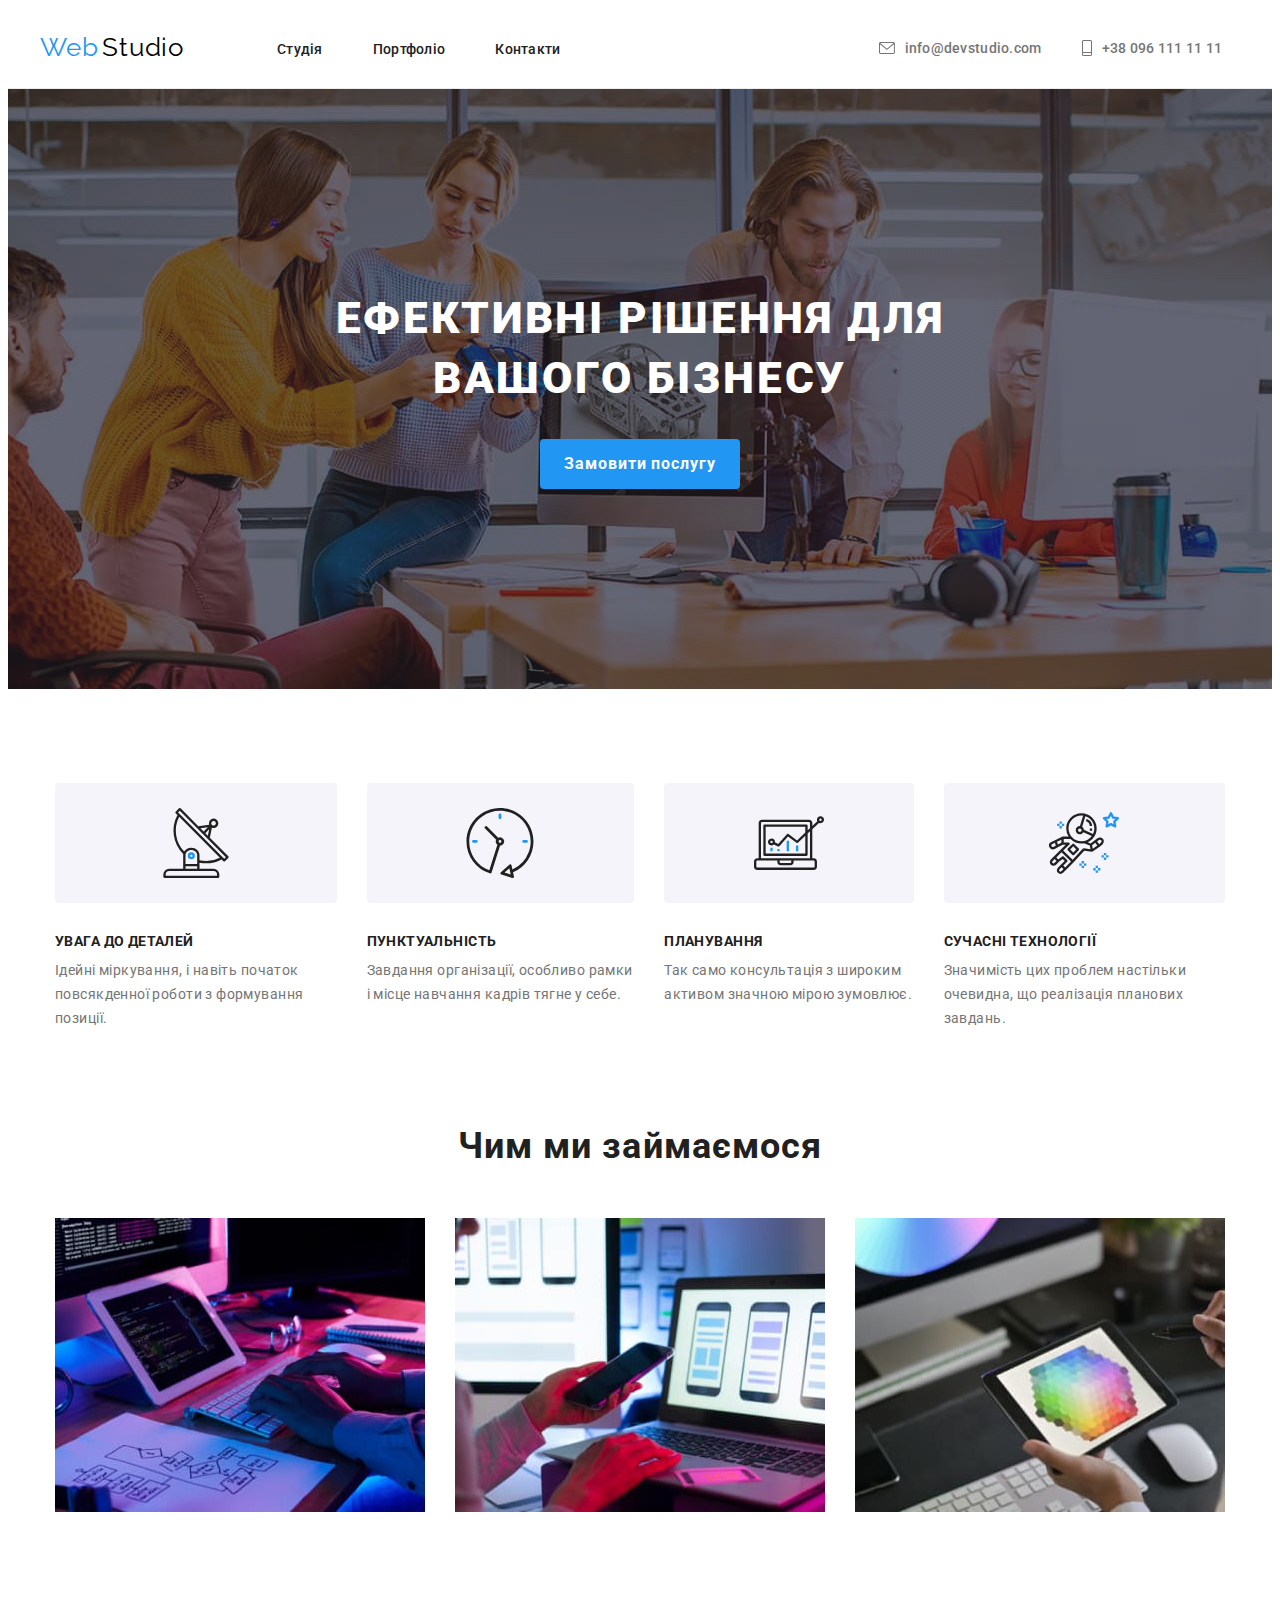
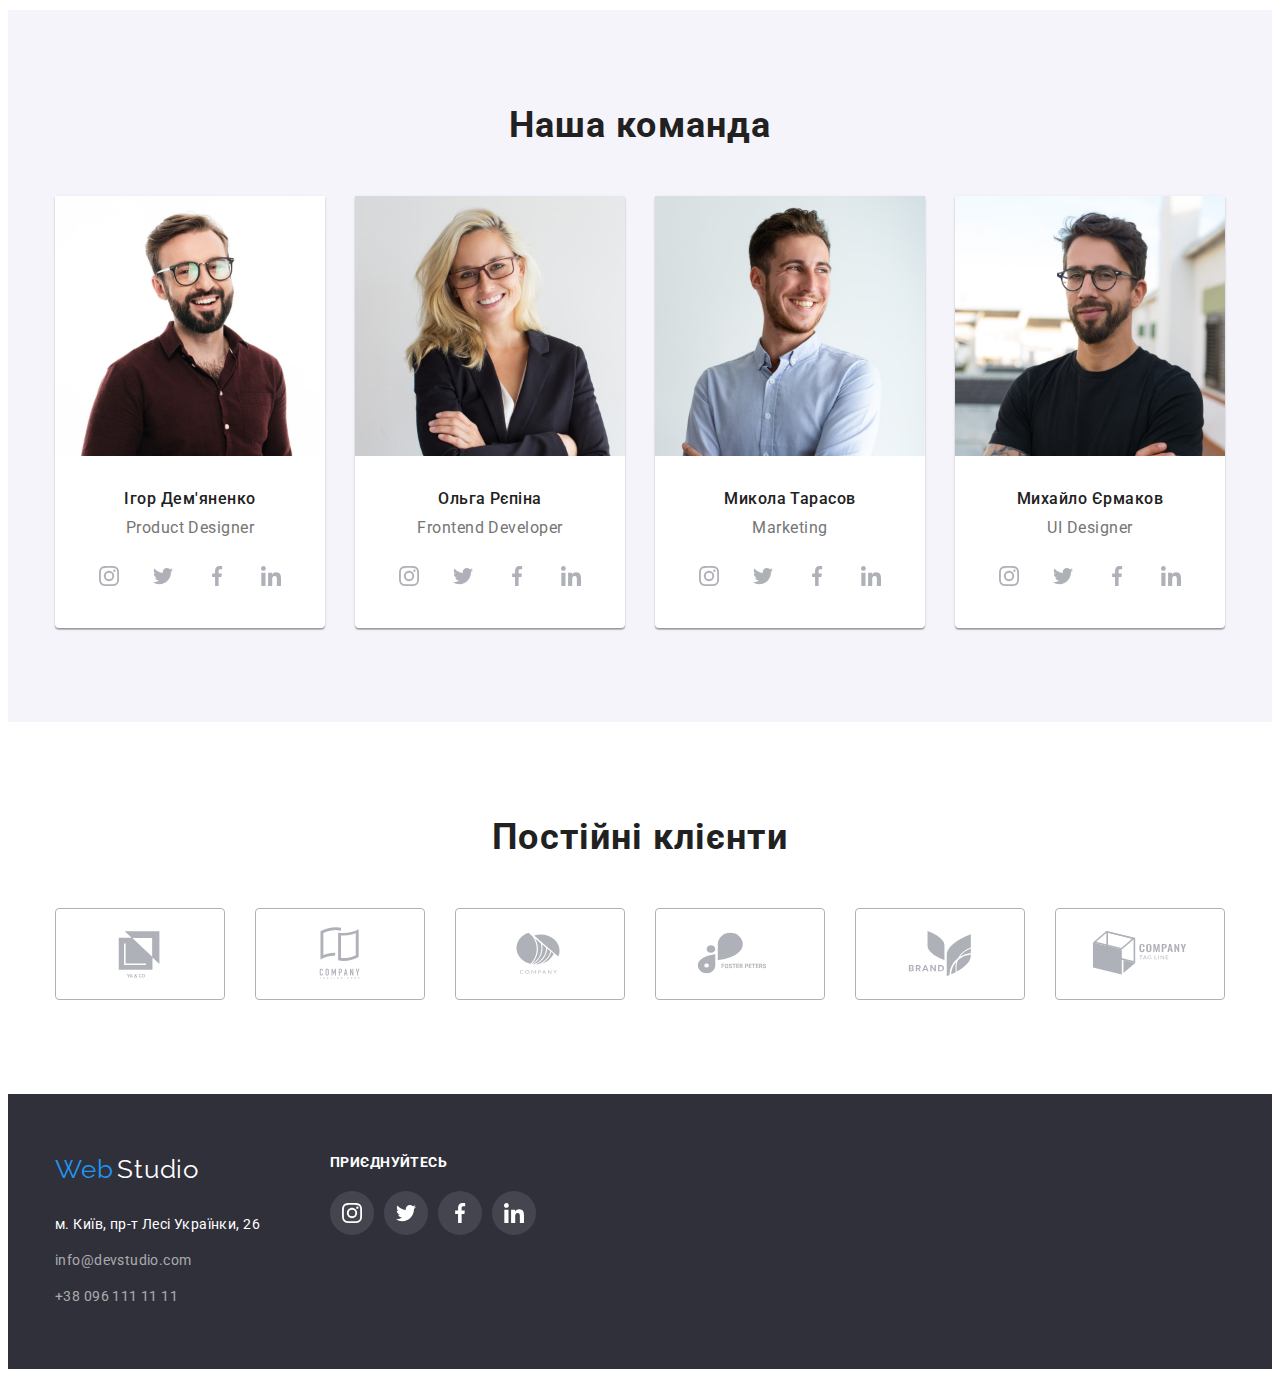
<file: Index.html>
<!DOCTYPE html>
<html lang="uk-UA">
<head>
    <meta charset="UTF-8">
    <meta http-equiv="X-UA-Compatible" content="IE=edge">
    <meta name="viewport" content="width=device-width, initial-scale=1.0">
    <title>Web Studio</title>
    <!-- Шрифти -->
    <link rel="preconnect" href="https://fonts.googleapis.com">
    <link rel="preconnect" href="https://fonts.gstatic.com" crossorigin>
    <link href="https://fonts.googleapis.com/css2?family=Roboto:wght@400;500;700;900&display=swap" rel="stylesheet">
    <link href="https://fonts.googleapis.com/css2?family=Raleway:wght@700&display=swap" rel="stylesheet">
    <!-- Стилі -->
    <link rel="stylesheet" href="https://cdnjs.cloudflare.com/ajax/libs/modern-normalize/1.1.0/modern-normalize.min.css"
        integrity="sha512-wpPYUAdjBVSE4KJnH1VR1HeZfpl1ub8YT/NKx4PuQ5NmX2tKuGu6U/JRp5y+Y8XG2tV+wKQpNHVUX03MfMFn9Q=="
        crossorigin="anonymous" referrerpolicy="no-referrer" />
    <link rel="stylesheet" href="./css/styles.css">
</head>
<body>
    <!-- Шапка -->
    <header class="header-background">
            <div class="header-list-container">
                <div class="header-logo-container">
                    <a class="logo" href="./Index.html"><span class="logoheader-web">Web</span> 
                        <span class="logoheader-studio">Studio</span></a>    
                </div>
                <div class="nav-container">
                    <nav>
                        <ul class="list list-container">
                            <li><a class="header-list" href="./Index.html">Студія</a></li>
                            <li><a class="header-list" href="./portfolio.html">Портфоліо</a></li>
                            <li><a class="header-list" href="#">Контакти</a></li>
                        </ul>
                    </nav>
                    <ul class="list contact-container">
                        <li >
                            <a class="header-contact" href="mailto:info@devstudio.com">
                                <svg class="header-icon" width="16px" height="12px">
                                    <use href="./image/icons.svg#icon-envelope"></use>
                                </svg>
                                info@devstudio.com</a>
                        </li>
                        <li>
                            <a class="header-contact" href="tel:+380961111111">
                            <svg class="header-icon" width="10px" height="16px">
                                <use href="./image/icons.svg#icon-phone"></use>
                            </svg>
                            +38 096 111 11 11</a></li>
                    </ul>
                </div>
            </div>   
    </header>
    <main>
<!-- Мейн секція -->
        <section class="hero-section">
            <div class="container">
                            <h1 class="hero-title">Ефективні рішення для<br>вашого бізнесу</h1>
                            <button class="hero-button" type="button">Замовити послугу</button>
            </div>
        </section>
                <section class="main-section">
                    <div class="container"> 
                        <ul class="list list-main-container">
                                <li>
                                    <div class="icon-main">
                                        <svg width="70px" hight="70px">
                                            <use href="./image/icons.svg#icon-antenna-1"></use>
                                        </svg>
                                    </div> 
                                    <h3 class="list-main">Увага до деталей</h3>
                                    <p class="text-main">Ідейні міркування, і навіть початок повсякденної роботи з формування позиції.</p>
                                </li>
                                <li>
                                    <div class="icon-main">
                                        <svg width="70px" hight="70px">
                                            <use href="./image/icons.svg#icon-clock-1"></use>
                                        </svg>
                                    </div>  
                                    <h3 class="list-main">Пунктуальність</h3>
                                    <p class="text-main">Завдання організації, особливо рамки і місце навчання кадрів тягне у себе.</p>
                                </li>
                                <li>
                                    <div class="icon-main">
                                        <svg  width="70px" hight="70px">
                                            <use href="./image/icons.svg#icon-diagram-1"></use>
                                        </svg>
                                    </div>
                                    <h3 class="list-main">Планування</h3>
                                    <p class="text-main">Так само консультація з широким активом значною мірою зумовлює.</p>
                                </li>
                                <li>
                                    <div class="icon-main">
                                        <svg width="70px" hight="70px">
                                            <use href="./image/icons.svg#icon-astronaut-1"></use>
                                        </svg>
                                    </div> 
                                    <h3 class="list-main">Сучасні технології</h3>
                                    <p class="text-main">Значимість цих проблем настільки очевидна, що реалізація планових завдань.</p>
                                </li>
                        </ul>
                    </div>
        </section>
<!-- Чим ми займаємося -->
        <section class="section">
            <div class="container">
                <div class="title-main-container">
                    <h2 class="title-main">Чим ми займаємося</h2>
                </div>
                <ul class="list image-main-container">
                        <li>
                            <img src="./image/box1.jpg" alt="Людина користується комп'ютером" width="370" height="294">
                        </li>
                        <li>
                            <img src="./image/box2.jpg" alt="Людина користується смарфоном" width="370" height="294">
                        </li>
                        <li>
                            <img src="./image/box3.jpg" alt="Людина користується планшетом" width="370" height="294">
                        </li>
                </ul>
            </div>
        </section>
<!-- Наша команда -->
        <section class="team-section">
            <div class="container">
                <h2 class="title-main">Наша команда</h2>
                <ul class="list team-section-container">
                        <li class="team-card"><img src="./image/team1.jpg" alt="Зображено Ігоря Дем'яненко" width="270" height="260">
                            <div class="team-card-container">
                                <h3 class="title-team">Ігор Дем'яненко</h3>
                                <span class="text-team">Product Designer</span>
                                    <ul class="list team-social">
                                        <li class="social-items-team">
                                            <a class="social-link-team" href="#">
                                                <svg class="social-icon-team" width="20px" height="20px">
                                                    <use href="./image/icons.svg#icon-instagram-2"></use>
                                                </svg>
                                            </a>
                                        </li>
                                        <li class="social-items-team">
                                            <a class="social-link-team" href="#">
                                                <svg class="social-icon-team" width="20px" height="20px">
                                                    <use href="./image/icons.svg#icon-twitter-1"></use>
                                                </svg>
                                            </a>
                                        </li>
                                        <li class="social-items-team">
                                            <a class="social-link-team" href="#">
                                                <svg class="social-icon-team" width="20px" height="20px">
                                                    <use href="./image/icons.svg#icon-facebook-1"></use>
                                                </svg>
                                            </a>
                                        </li>
                                        <li class="social-items-team">
                                            <a class="social-link-team" href="#">
                                                <svg class="social-icon-team" width="20px" height="20px">
                                                    <use href="./image/icons.svg#icon-linkedin-1"></use>
                                                </svg>
                                            </a>
                                        </li>
                                    </ul>
                            </div>
                        </li>
                        <li class="team-card"><img src="./image/team2.jpg" alt="Зображено Ольгу Рєпіну" width="270" height="260">
                            <div class="team-card-container">
                                <h3 class="title-team">Ольга Рєпіна</h3>
                                <span class="text-team">Frontend Developer</span>
                                <ul class="list team-social">
                                    <li class="social-items-team">
                                        <a class="social-link-team" href="#">
                                            <svg class="social-icon-team" width="20px" height="20px">
                                                <use href="./image/icons.svg#icon-instagram-2"></use>
                                            </svg>
                                        </a>
                                    </li>
                                    <li class="social-items-team">
                                        <a class="social-link-team" href="#">
                                            <svg class="social-icon-team" width="20px" height="20px">
                                                <use href="./image/icons.svg#icon-twitter-1"></use>
                                            </svg>
                                        </a>
                                    </li>
                                    <li class="social-items-team">
                                        <a class="social-link-team" href="#">
                                            <svg class="social-icon-team" width="20px" height="20px">
                                                <use href="./image/icons.svg#icon-facebook-1"></use>
                                            </svg>
                                        </a>
                                    </li>
                                    <li class="social-items-team">
                                        <a class="social-link-team" href="#">
                                            <svg class="social-icon-team" width="20px" height="20px">
                                                <use href="./image/icons.svg#icon-linkedin-1"></use>
                                            </svg>
                                        </a>
                                    </li>
                                </ul>
                            </div>
                        </li>
                        <li class="team-card"><img src="./image/team3.jpg" alt="Зображено Миколу Тарасова" width="270" height="260">
                            <div class="team-card-container">
                                <h3 class="title-team">Микола Тарасов</h3>
                                <span class="text-team">Marketing</span>
                                <ul class="list team-social">
                                    <li class="social-items-team">
                                        <a class="social-link-team" href="#">
                                            <svg class="social-icon-team" width="20px" height="20px">
                                                <use href="./image/icons.svg#icon-instagram-2"></use>
                                            </svg>
                                        </a>
                                    </li>
                                    <li class="social-items-team">
                                        <a class="social-link-team" href="#">
                                            <svg class="social-icon-team" width="20px" height="20px">
                                                <use href="./image/icons.svg#icon-twitter-1"></use>
                                            </svg>
                                        </a>
                                    </li>
                                    <li class="social-items-team">
                                        <a class="social-link-team" href="#">
                                            <svg class="social-icon-team" width="20px" height="20px">
                                                <use href="./image/icons.svg#icon-facebook-1"></use>
                                            </svg>
                                        </a>
                                    </li>
                                    <li class="social-items-team">
                                        <a class="social-link-team" href="#">
                                            <svg class="social-icon-team" width="20px" height="20px">
                                                <use href="./image/icons.svg#icon-linkedin-1"></use>
                                            </svg>
                                        </a>
                                    </li>
                                </ul>
                            </div>
                        </li>
                        <li class="team-card"><img src="./image/team4.jpg" alt="Зображено Михайла Єрмакова" width="270" height="260">
                            <div class="team-card-container">
                                <h3 class="title-team">Михайло Єрмаков</h3>
                                <span class="text-team">UI Designer</span>
                                <ul class="list team-social">
                                    <li class="social-items-team">
                                        <a class="social-link-team" href="#">
                                            <svg class="social-icon-team" width="20px" height="20px">
                                                <use href="./image/icons.svg#icon-instagram-2"></use>
                                            </svg>
                                        </a>
                                    </li>
                                    <li class="social-items-team">
                                        <a class="social-link-team" href="#">
                                            <svg class="social-icon-team" width="20px" height="20px">
                                                <use href="./image/icons.svg#icon-twitter-1"></use>
                                            </svg>
                                        </a>
                                    </li>
                                    <li class="social-items-team">
                                        <a class="social-link-team" href="#">
                                            <svg class="social-icon-team" width="20px" height="20px">
                                                <use href="./image/icons.svg#icon-facebook-1"></use>
                                            </svg>
                                        </a>
                                    </li>
                                    <li class="social-items-team">
                                        <a class="social-link-team" href="#">
                                            <svg class="social-icon-team" width="20px" height="20px">
                                                <use href="./image/icons.svg#icon-linkedin-1"></use>
                                            </svg>
                                        </a>
                                    </li>
                                </ul>
                            </div>
                        </li>
                </ul>
            </div>
        </section>
        <section class="section">
            <div class="container">
                <h2 class="title-main">Постійні клієнти</h2>
            </div>
            <div class="container">
                <ul class="list client-container">
                    <li>
                        <a class="client-icon" href="https://yayaco.ca/">
                            <svg width="106px" height="60px"><use href="./image/icons.svg#icon-Logo"></use></svg>
                        </a>
                    </li>
                    <li>
                        <a class="client-icon" href="#">
                                <svg width="106px" height="60px"><use href="./image/icons.svg#icon-Logo-2"></use></svg>
                        </a>
                    </li>
                    <li>
                        <a class="client-icon" href="">
                                <svg width="106px" height="60px"><use href="./image/icons.svg#icon-Logo-3"></use></svg>
                        </a>
                    </li>
                    <li>
                        <a class="client-icon" href="">
                                <svg width="106px" height="60px"><use href="./image/icons.svg#icon-Logo-4"></use></svg>
                        </a>
                    </li>
                    <li>
                        <a class="client-icon" href="">
                                <svg width="106px" height="60px"><use href="./image/icons.svg#icon-Logo-5"></use></svg>
                        </a>
                    </li>
                    <li>
                        <a class="client-icon" href="">
                                <svg width="106px" height="60px"><use href="./image/icons.svg#icon-Logo-6"></use></svg>
                        </a>
                    </li>
                </ul>
            </div>
        </section>
    </main>
    <footer class="footer">
        <div class="container footer-address-container">
            <div>
                <div class="footer-logo-container">
                    <a class="logo" href="./Index.html"><span class="logofooter-web">Web</span> <span
                            class="logofooter-studio">Studio</span></a>
                </div>
                    <address>
                        <ul class="list">
                                <li class="footer-list">
                                    <a class="footer-address" href="https://goo.gl/maps/vx4o7UGsGTstNRBW8">м. Київ, пр-т Лесі Українки, 26</a>
                                </li>
                                <li class="footer-list">
                                    <a class="footer-contact" href="mailto:info@devstudio.com">info@devstudio.com</a>
                                </li>
                                <li>
                                    <a class="footer-contact" href="tel:+380961111111">+38 096 111 11 11</a>
                                </li>
                        </ul>
                    </address>
            </div>
        <div class="social-container">
            <div>
                <h3 class="social-title">приєднуйтесь</h3>
            </div>
            <div>
                <ul class="list social-list">
                <li class="social-items">
                    <a class="social-link" href="#">
                        <svg class="social-icon" width="20px" height="20px">
                            <use href="./image/icons.svg#icon-instagram-2"></use>
                        </svg>
                    </a>
                </li>
                <li class="social-items">
                    <a class="social-link" href="#">
                        <svg class="social-icon" width="20px" height="20px">
                            <use href="./image/icons.svg#icon-twitter-1"></use>
                        </svg>
                    </a>
                </li>
                <li class="social-items">
                    <a class="social-link" href="#">
                        <svg class="social-icon" width="20px" height="20px">
                            <use href="./image/icons.svg#icon-facebook-1"></use>
                        </svg>
                    </a>
                </li>
                <li class="social-items">
                    <a class="social-link" href="#">
                        <svg class="social-icon" width="20px" height="20px">
                            <use href="./image/icons.svg#icon-linkedin-1"></use>
                        </svg>
                    </a>
                </li>
            </ul>
        </div>          
        </div>
    </div>
    </footer>
</body>
</html>
</file>
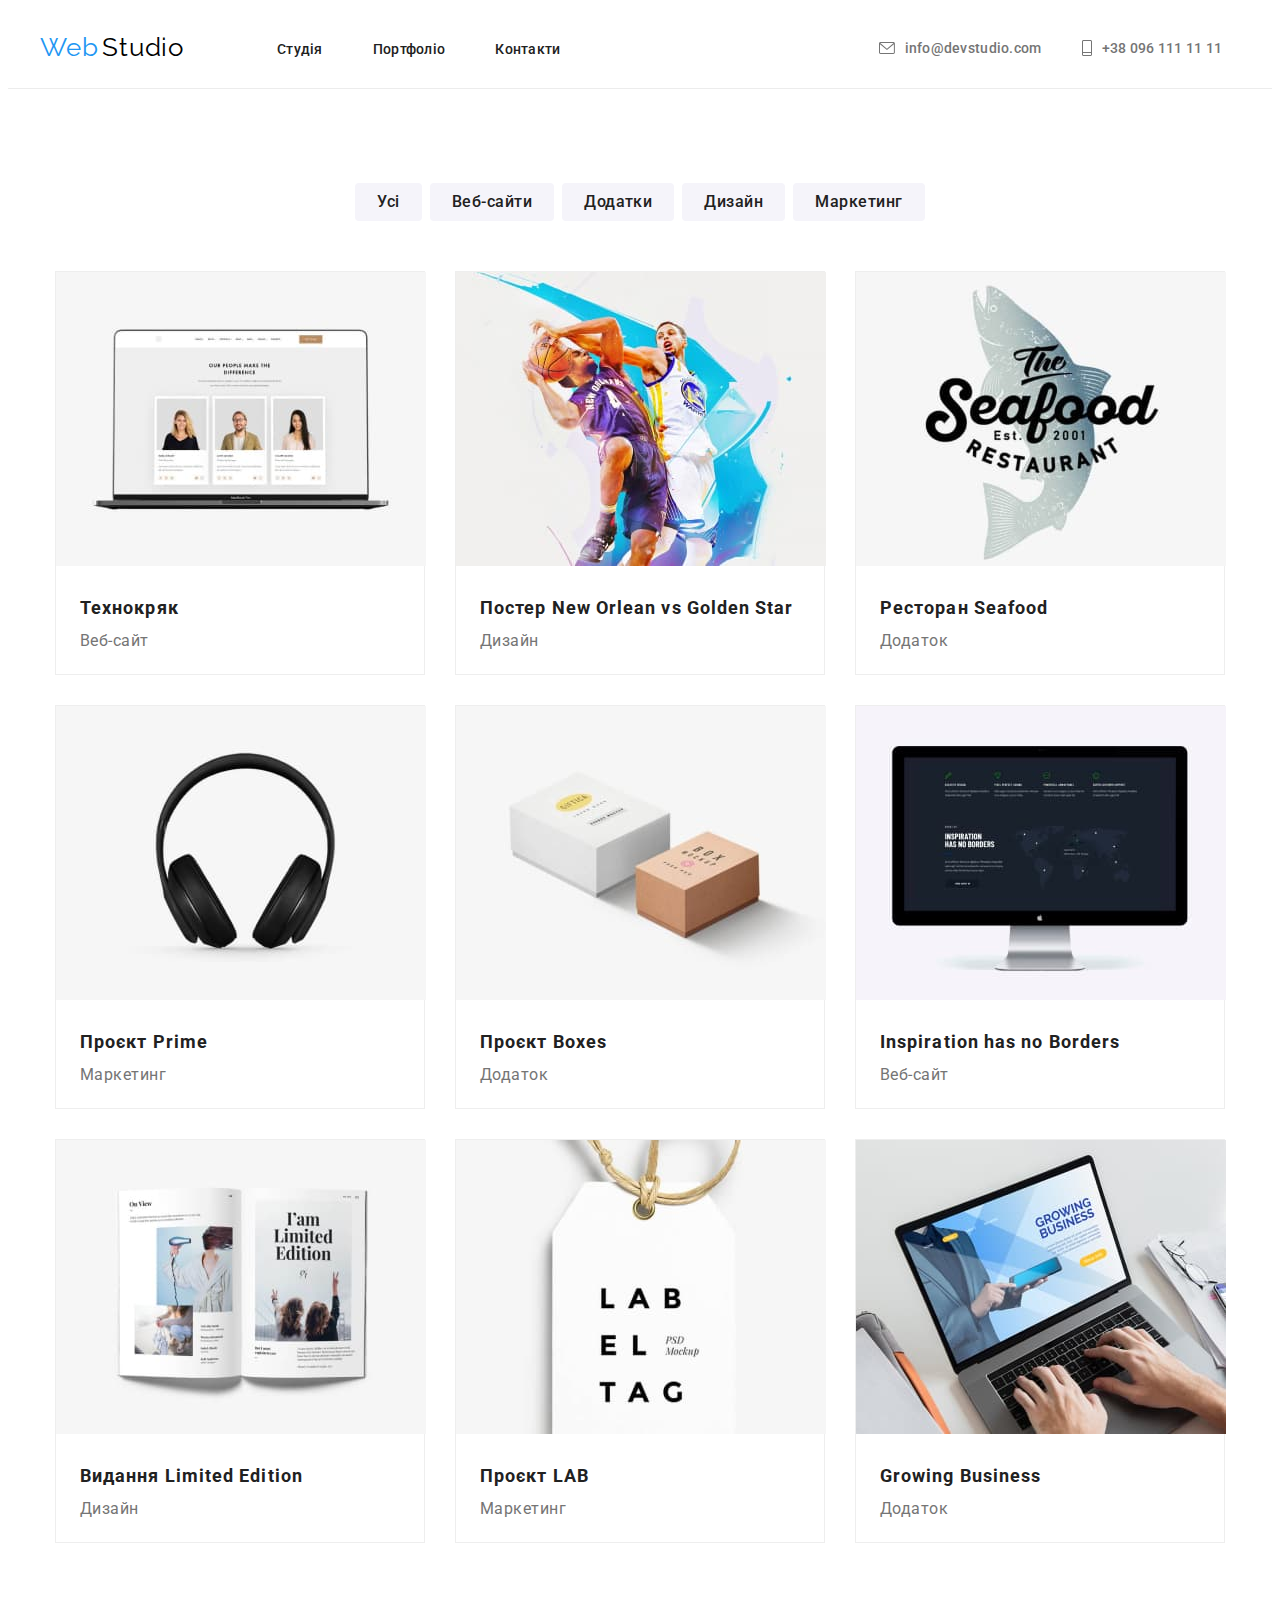
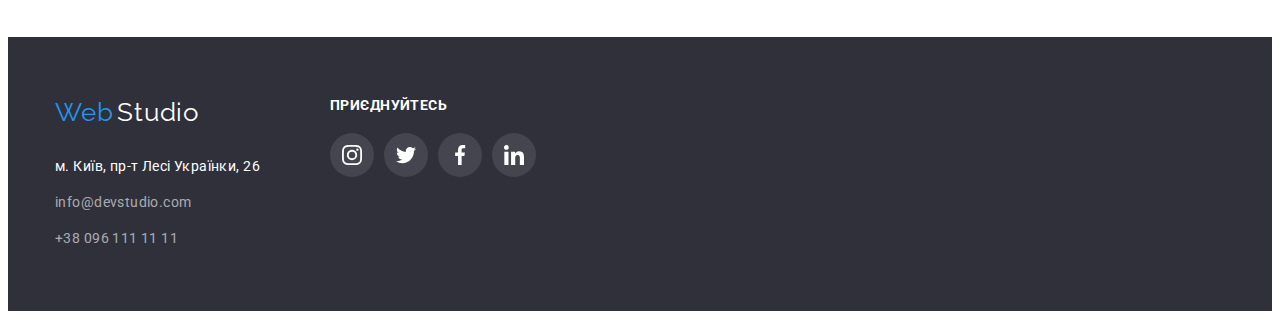
<file: portfolio.html>
<!DOCTYPE html>
<html lang="uk-UA">
<head>
    <meta charset="UTF-8">
    <meta http-equiv="X-UA-Compatible" content="IE=edge">
    <meta name="viewport" content="width=device-width, initial-scale=1.0">
    <title>Web Studio</title>
    <!-- Шрифти -->
    <link rel="preconnect" href="https://fonts.googleapis.com">
    <link rel="preconnect" href="https://fonts.gstatic.com" crossorigin>
    <link href="https://fonts.googleapis.com/css2?family=Roboto:wght@400;500;700;900&display=swap" rel="stylesheet">
    <link href="https://fonts.googleapis.com/css2?family=Raleway:wght@700&display=swap" rel="stylesheet">
    <!-- Стилі -->
    <link rel="stylesheet" href="https://cdnjs.cloudflare.com/ajax/libs/modern-normalize/1.1.0/modern-normalize.min.css"
        integrity="sha512-wpPYUAdjBVSE4KJnH1VR1HeZfpl1ub8YT/NKx4PuQ5NmX2tKuGu6U/JRp5y+Y8XG2tV+wKQpNHVUX03MfMFn9Q=="
        crossorigin="anonymous" referrerpolicy="no-referrer" />
    <link rel="stylesheet" href="./css/styles.css">
</head>
<body>
    <header class="header-background">
        <div class="header-list-container">
            <div class="header-logo-container">
                <a class="logo" href="./Index.html"><span class="logoheader-web">Web</span> 
                    <span class="logoheader-studio">Studio</span></a>    
            </div>
            <div class="nav-container">
                <nav>
                    <ul class="list list-container">
                        <li><a class="header-list" href="./Index.html">Студія</a></li>
                        <li><a class="header-list" href="./portfolio.html">Портфоліо</a></li>
                        <li><a class="header-list" href="#">Контакти</a></li>
                    </ul>
                </nav>
                <ul class="list contact-container">
                    <li >
                        <a class="header-contact" href="mailto:info@devstudio.com">
                            <svg class="header-icon" width="16px" height="12px">
                                <use href="./image/icons.svg#icon-envelope"></use>
                            </svg>
                            info@devstudio.com</a>
                    </li>
                    <li>
                        <a class="header-contact" href="tel:+380961111111">
                        <svg class="header-icon" width="10px" height="16px">
                            <use href="./image/icons.svg#icon-phone"></use>
                        </svg>
                        +38 096 111 11 11</a></li>
                </ul>
            </div>
        </div>   
</header>
    <main>
        <!-- Фільтр Портфоліо -->
        <section class="section">
            <div class="container">
                <ul class="list porfolio-filter-container">
                        <li><button type="button" class="porfolio-filter">Усі</button></li>
                        <li><button type="button" class="porfolio-filter">Веб-сайти</button></li>
                        <li><button type="button" class="porfolio-filter">Додатки</button></li>
                        <li><button type="button" class="porfolio-filter">Дизайн</button></li>
                        <li><button type="button" class="porfolio-filter">Маркетинг</button></li>
                </ul>
            </div>
            <div class="container">
                <ul class="list portfolio-list">
                        <li class="portfolio-item"><img src="./image/porfolio1.jpg" alt="відкритий сайт на ноутбуці" width="370" height="294">
                            <div class="portfolio-text-container">
                                <h2 class="title-portfolio">Технокряк</h2>
                                <span class="text-portfolio">Веб-сайт</span>
                            </div>
                        </li>
                        <li class="portfolio-item"><img src="./image/portfolio2.jpg" alt="грають два баскітболісти" width="370" height="294">
                            <div class="portfolio-text-container">
                                <h2 class="title-portfolio">Постер New Orlean vs Golden Star</h2>
                                <span class="text-portfolio">Дизайн</span>
                            </div>
                        </li>
                        <li class="portfolio-item"><img src="./image/porfolio3.jpg" alt="логотим ресторану" width="370" height="294">
                            <div class="portfolio-text-container">
                                <h2 class="title-portfolio">Ресторан Seafood</h2>
                                <span class="text-portfolio">Додаток</span>
                            </div>
                        </li>
                        <li class="portfolio-item"><img src="./image/portfolio4.jpg" alt="навушники" width="370" height="294">
                            <div class="portfolio-text-container">
                                <h2 class="title-portfolio">Проєкт Prime</h2>
                                <span class="text-portfolio">Маркетинг</span>
                            </div>
                        </li>
                        <li class="portfolio-item"><img src="./image/porfolio5.jpg" alt="дві коробки" width="370" height="294">
                            <div class="portfolio-text-container">
                                <h2 class="title-portfolio">Проєкт Boxes</h2>
                                <span class="text-portfolio">Додаток</span>
                            </div>
                        </li>
                        <li class="portfolio-item"><img src="./image/portfolio6.jpg" alt="відкритий сайт на моноблоці" width="370" height="294">
                            <div class="portfolio-text-container">
                                <h2 class="title-portfolio">Inspiration has no Borders</h2>
                                <span class="text-portfolio">Веб-сайт</span>
                            </div>
                        </li>
                        <li class="portfolio-item"><img src="./image/porfolio7.jpg" alt="розгорнута книга" width="370" height="294">
                            <div class="portfolio-text-container">
                                    <h2 class="title-portfolio">Видання Limited Edition</h2>
                                    <span class="text-portfolio">Дизайн</span>
                            </div>
                        </li>
                        <li class="portfolio-item"><img src="./image/portfolio8.jpg" alt="бирка з написом" width="370" height="294">
                            <div class="portfolio-text-container">
                                    <h2 class="title-portfolio">Проєкт LAB</h2>
                                    <span class="text-portfolio">Маркетинг</span>
                            </div>
                        </li>
                        <li class="portfolio-item"><img src="./image/portfolio9.jpg" alt="людина працює на ноутбуці" width="370" height="294">
                            <div class="portfolio-text-container">
                                    <h2 class="title-portfolio">Growing Business</h2>
                                    <span class="text-portfolio">Додаток</span>
                            </div> 
                        </li>
                </ul>
            </div>
        </section> 
    </main>
    <footer class="footer">
        <div class="container footer-address-container">
            <div>
                <div class="footer-logo-container">
                    <a class="logo" href="./Index.html"><span class="logofooter-web">Web</span> <span
                            class="logofooter-studio">Studio</span></a>
                </div>
                    <address>
                        <ul class="list">
                                <li class="footer-list">
                                    <a class="footer-address" href="https://goo.gl/maps/vx4o7UGsGTstNRBW8">м. Київ, пр-т Лесі Українки, 26</a>
                                </li>
                                <li class="footer-list">
                                    <a class="footer-contact" href="mailto:info@devstudio.com">info@devstudio.com</a>
                                </li>
                                <li>
                                    <a class="footer-contact" href="tel:+380961111111">+38 096 111 11 11</a>
                                </li>
                        </ul>
                    </address>
            </div>
        <div class="social-container">
            <div>
                <h3 class="social-title">приєднуйтесь</h3>
            </div>
            <div>
                <ul class="list social-list">
                <li class="social-items">
                    <a class="social-link" href="#">
                        <svg class="social-icon" width="20px" height="20px">
                            <use href="./image/icons.svg#icon-instagram-2"></use>
                        </svg>
                    </a>
                </li>
                <li class="social-items">
                    <a class="social-link" href="#">
                        <svg class="social-icon" width="20px" height="20px">
                            <use href="./image/icons.svg#icon-twitter-1"></use>
                        </svg>
                    </a>
                </li>
                <li class="social-items">
                    <a class="social-link" href="#">
                        <svg class="social-icon" width="20px" height="20px">
                            <use href="./image/icons.svg#icon-facebook-1"></use>
                        </svg>
                    </a>
                </li>
                <li class="social-items">
                    <a class="social-link" href="#">
                        <svg class="social-icon" width="20px" height="20px">
                            <use href="./image/icons.svg#icon-linkedin-1"></use>
                        </svg>
                    </a>
                </li>
            </ul>
        </div>          
        </div>
    </div>
    </footer>
</body>
</html>
</file>
<file: css/styles.css>
:root 
{
    --color-text-primary: #212121;
    --color-text-secondary: #757575;
    --color-background-primary: #F5F5F5;
    --color-background-secondary: #2F303A;
    --color-action: #2196F3;
    --color-icon-main: #FFFFFF;
}

* {
    box-sizing: border-box;
}

body {
    color: var(--color-text-primary);
    font-family: "Roboto", sans-serif;

    width: auto;
}

ul, h1, h2, h3, p {
    padding-left: 0;
    margin: 0;
}

.container {
    width: 1200px;
    margin: 0 auto;
    padding-left: 15px;
    padding-right: 15px;
}

.logo {
    text-decoration:none;
}

.list {
    list-style: none;
}

.section {
    padding: 94px 0;
}

/* Стилі до елементів хедеру */

.header-background {
    background-color: #FFFFFF;
    border-bottom: 1px solid #ECECEC;
}

.header-logo-container {
    display: flex;
    padding-top: 24px;
    padding-bottom: 25px;
    margin-right: 93px;
    align-items: center;
}

.logoheader-web {
    color: #2196F3;
    font-size: 26px;
    line-height: 1.173;
    font-family: Raleway;
    letter-spacing: 0.03em;
}

.logoheader-studio 
{
    color: #000000;
    font-size: 26px;
    line-height: 1.173;
    font-family: Raleway;
    letter-spacing: 0.03em;
}

.header-list-container {
    display: flex;
    width: 1200px;
    margin: 0 auto;
    height: 80px;
}

.nav-container {
    display: flex;
    align-items: center;
    padding-top: 32px;
    padding-bottom: 32px;
}

.list-container {
    display: flex;
    align-items: center;
    justify-content: space-between;
    gap: 50px;
}

.contact-container {
    display: flex;
    align-items: center;
    justify-content: space-between;
    gap: 40px;
    margin-left: 318px;
    height: 80px;
}

.header-list {
    color: var(--color-text-primary);
    font-size: 14px;
    line-height: 1.172;
    font-weight: 500;
    letter-spacing: 0.02em;
    text-decoration: none;
}

.header-list:hover {
    color: var(--color-action);
    fill: var(--color-action);
}

.header-list:focus {
    color: var(--color-action);
    fill: var(--color-action);
}

.header-contact {
    color: var(--color-text-secondary);
    font-size: 14px;
    line-height: 1.172;
    font-weight: 500;
    letter-spacing: 0.02em;
    display: flex;
    text-decoration: none;
    align-items: center;
    height: 80px;
}

.header-contact:hover {
    color: var(--color-action);
    fill: currentColor;
}

.header-contact:focus {
    color: var(--color-action);
    fill: currentColor;
}

.header-icon {
    fill: currentColor;
    cursor: pointer;
    margin-right: 10px;
}

/* Стилі до елементів мейн */

.hero-section {
    max-width: 1600px;
    height: 600px;
    margin: 0 auto;
    padding-top: 200px;
    padding-bottom: 200px;

    background-image: linear-gradient(
    to right, rgba(47, 48, 58, 0.4), rgba(47, 48, 58, 0.4)
    ), url(../image/hero-title-back.jpg);
    background-repeat: no-repeat;
    background-position: center center;
    background-size: cover;
}

.hero-title {
    color: #FFFFFF;
    font-size: 44px;
    line-height: 1.363;
    font-weight: 900;
    letter-spacing: 0.06em;
    text-transform: uppercase;
    text-align: center;

    margin-top: 0;
    margin-bottom: 30px;
}

.hero-button {
    color: #FFFFFF;
    background-color: var(--color-action);
    font-size: 16px;
    line-height: 1.875;
    font-weight: 700;
    letter-spacing: 0.06em;
    font-family: inherit;
    cursor: pointer;
    border-radius: 4px;
    border: var(--color-action);

    width: 200px;
    height: 50px;
    margin: auto;
    display: block;
}

.main-section {
    padding-top: 94px;
}

.text-main {
    color: var(--color-text-secondary);
    font-size: 14px;
    line-height: 1.714;
    font-weight: 400;
    letter-spacing: 0.03em;
}

.list-main-container {
    display: flex;
    justify-content: space-between;
    gap: 30px;
}

.list-main {
    color: var(--color-text-primary);
    font-size: 14px;
    line-height: 1.172;
    letter-spacing: 0.03em;
    text-transform: uppercase;
    margin-bottom: 10px;
}

.title-main {
    color: var(--color-text-primary);
    font-size: 36px;
    line-height: 1.171;
    letter-spacing: 0.03em;
    text-align: center;

    margin-bottom: 50px;
}

.image-main-container {
    display: flex;
    align-items: center;
    justify-content: space-between;
    gap: 30px;  
}

.icon-main {
    display: flex;
    align-items: center;
    justify-content: center;
    height: 120px;
    background-color: #F5F4FA;
    border-radius: 4px;
    margin-bottom: 30px;
}

/* Наша команда */

.team-section-container {
    display: flex;
    align-items: center;
    justify-content: space-between;
    gap: 30px;
}

.team-card {
    border: 0 solid rgba(255, 255, 255, 1);
    background-color: #FFFFFF;
    text-align: center;

    box-shadow: 0px 1px 3px rgba(0, 0, 0, 0.12), 0px 1px 1px rgba(0, 0, 0, 0.14), 0px 2px 1px rgba(0, 0, 0, 0.2);
    border-radius: 0px 0px 4px 4px;
}

.team-card-container {
    padding-top: 30px;
    padding-bottom: 30px;
}

.team-section {
    background-color: #F5F4FA;
    padding: 94px 0;
}

.title-team {
    font-size: 16px;
    line-height: 1.171;
    font-weight: 500;
    letter-spacing: 0.03em;
    margin-bottom: 10px;
}

.text-team {
    color: var(--color-text-secondary);
    font-size: 16px;
    line-height: 1.171;
    font-weight: 400;
    letter-spacing: 0.03em;
}

.team-social {
    display: flex;
    align-items: center;
    justify-content:center;
    gap: 10px;

    padding-top: 16px;
}

.social-items-team { 
    width: 44px;
    height: 44px;
}

.social-icon-team {
    fill: currentColor;
}

.social-link-team {
    display: flex;
    align-items: center;
    justify-content: center;
    width: 100%;
    height: 100%;
    background-color: #FFFFFF;
    border-radius: 50%;
    color: #AFB1B8;
}

.social-link-team:hover {
    background-color: var(--color-action);
    color: #FFFFFF;
}

.social-link-team:focus {
    background-color: var(--color-action);
    outline-style: none;
    color: #FFFFFF;
}

/* Наші клієнти */

.client-container {
    display: flex;
    justify-content:center;
    gap: 30px;
}

.client-icon {
    display: flex;
    align-items: center;
    justify-content:center;
    width: 170px;
    height: 92px;
    fill:  #AFB1B8;
    border: 1px solid #AFB1B8;
    border-radius: 4px;
}

.client-icon:hover {
    fill: var(--color-action);
    border: 1px solid var(--color-action);
}

.client-icon:focus {
    fill: var(--color-action);
    border: 1px solid var(--color-action);
    outline-style: none;
}

/* Кнопки фільтру в портфоліо */

.porfolio-filter-container {
    display: flex;
    align-items: center;
    justify-content:center;
    gap: 8px;

    margin-bottom: 50px;
}

.porfolio-filter {
    color: var(--color-text-primary);
    background-color: #F5F4FA;
    font-size: 16px;
    line-height: 1.625;
    font-weight: 500;
    letter-spacing: 0.03em;
    font-family: inherit;
    cursor: pointer;
    
    border-radius: 4px;
    border: #F5F4FA;
    padding: 6px 22px;
}

.porfolio-filter:hover {
    color: #FFFFFF;
    background-color: var(--color-action);
    box-shadow: 0px 3px 1px rgba(0, 0, 0, 0.1), 0px 1px 2px rgba(0, 0, 0, 0.08), 0px 2px 2px rgba(0, 0, 0, 0.12);
    border-radius: 4px;
}

.porfolio-filter:focus {
    color: #FFFFFF;
    background-color: var(--color-action);
    box-shadow: 0px 3px 1px rgba(0, 0, 0, 0.1), 0px 1px 2px rgba(0, 0, 0, 0.08), 0px 2px 2px rgba(0, 0, 0, 0.12);
    border-radius: 4px;
    outline-style: none
}

.portfolio-list {
    display: flex;
    flex-wrap: wrap;
    gap: 30px;
}


.portfolio-item {
    border: 1px solid #EEEEEE;
    width: 370px;
    height: 404px;
}

.portfolio-item:hover {
    box-shadow: 0px 1px 1px rgba(0, 0, 0, 0.12), 0px 4px 4px rgba(0, 0, 0, 0.06), 1px 4px 6px rgba(0, 0, 0, 0.16);
}

.portfolio-text-container {
    padding: 20px 24px;
}

.title-portfolio {
    font-size: 18px;
    line-height: 2;
    letter-spacing: 0.06em;
    margin: 0;
}

.text-portfolio {
    color: var(--color-text-secondary);
    font-size: 16px;
    line-height: 1.875;
    font-weight: 400;
    letter-spacing: 0.03em;
}

/* Стилі до елементів футеру */

.footer {
    background-color: var(--color-background-secondary);
    padding-top: 60px;
    padding-bottom: 60px;
}

.footer-logo-container {
    margin-bottom: 28px;
}

.logofooter-web {
        color: #2196F3;
        font-family: Raleway;
        font-size: 26px;
        line-height: 1.173;
        letter-spacing: 0.03em;
}

.logofooter-studio {
    color: #FFFFFF;
    font-family: Raleway;
    font-size: 26px;
    line-height: 1.173;
    letter-spacing: 0.03em;
}

.footer-address-container {
    display: flex;
}

.footer-address{
    color: #FFFFFF;
    font-size: 14px;
    line-height: 1.714;
    font-weight: 400;
    letter-spacing: 0.03em;
    font-style: normal;
    text-decoration: none;
}

.footer-contact {
    color: rgba(255, 255, 255, 0.6);
    font-size: 14px;
    line-height: 1.714;
    font-weight: 400;
    letter-spacing: 0.03em;
    font-style: normal;
    text-decoration: none;
}

.footer-list {
    margin-bottom: 12px;
}

.social-container {
    margin-left: 70px;
}

.social-title {
    color: #FFFFFF;
    padding-bottom: 20px;
    text-transform: uppercase;
    font-size: 14px;
    line-height: 1.172;
    font-weight: 700;
    letter-spacing: 0.03em;
}

.social-icon {
    fill: #FFFFFF;
}

.social-list {
    display: flex;
    align-items: center;
    gap: 10px;
}

.social-items{ 
    width: 44px;
    height: 44px;
}

.social-link {
    display: flex;
    align-items: center;
    justify-content: center;
    width: 100%;
    height: 100%;
    background-color: rgba(255, 255, 255, 0.1);
    border-radius: 50%;
}

.social-link:hover {
    background-color: var(--color-action);
}

.social-link:focus {
    background-color: var(--color-action);
    outline-style: none
}
</file>
